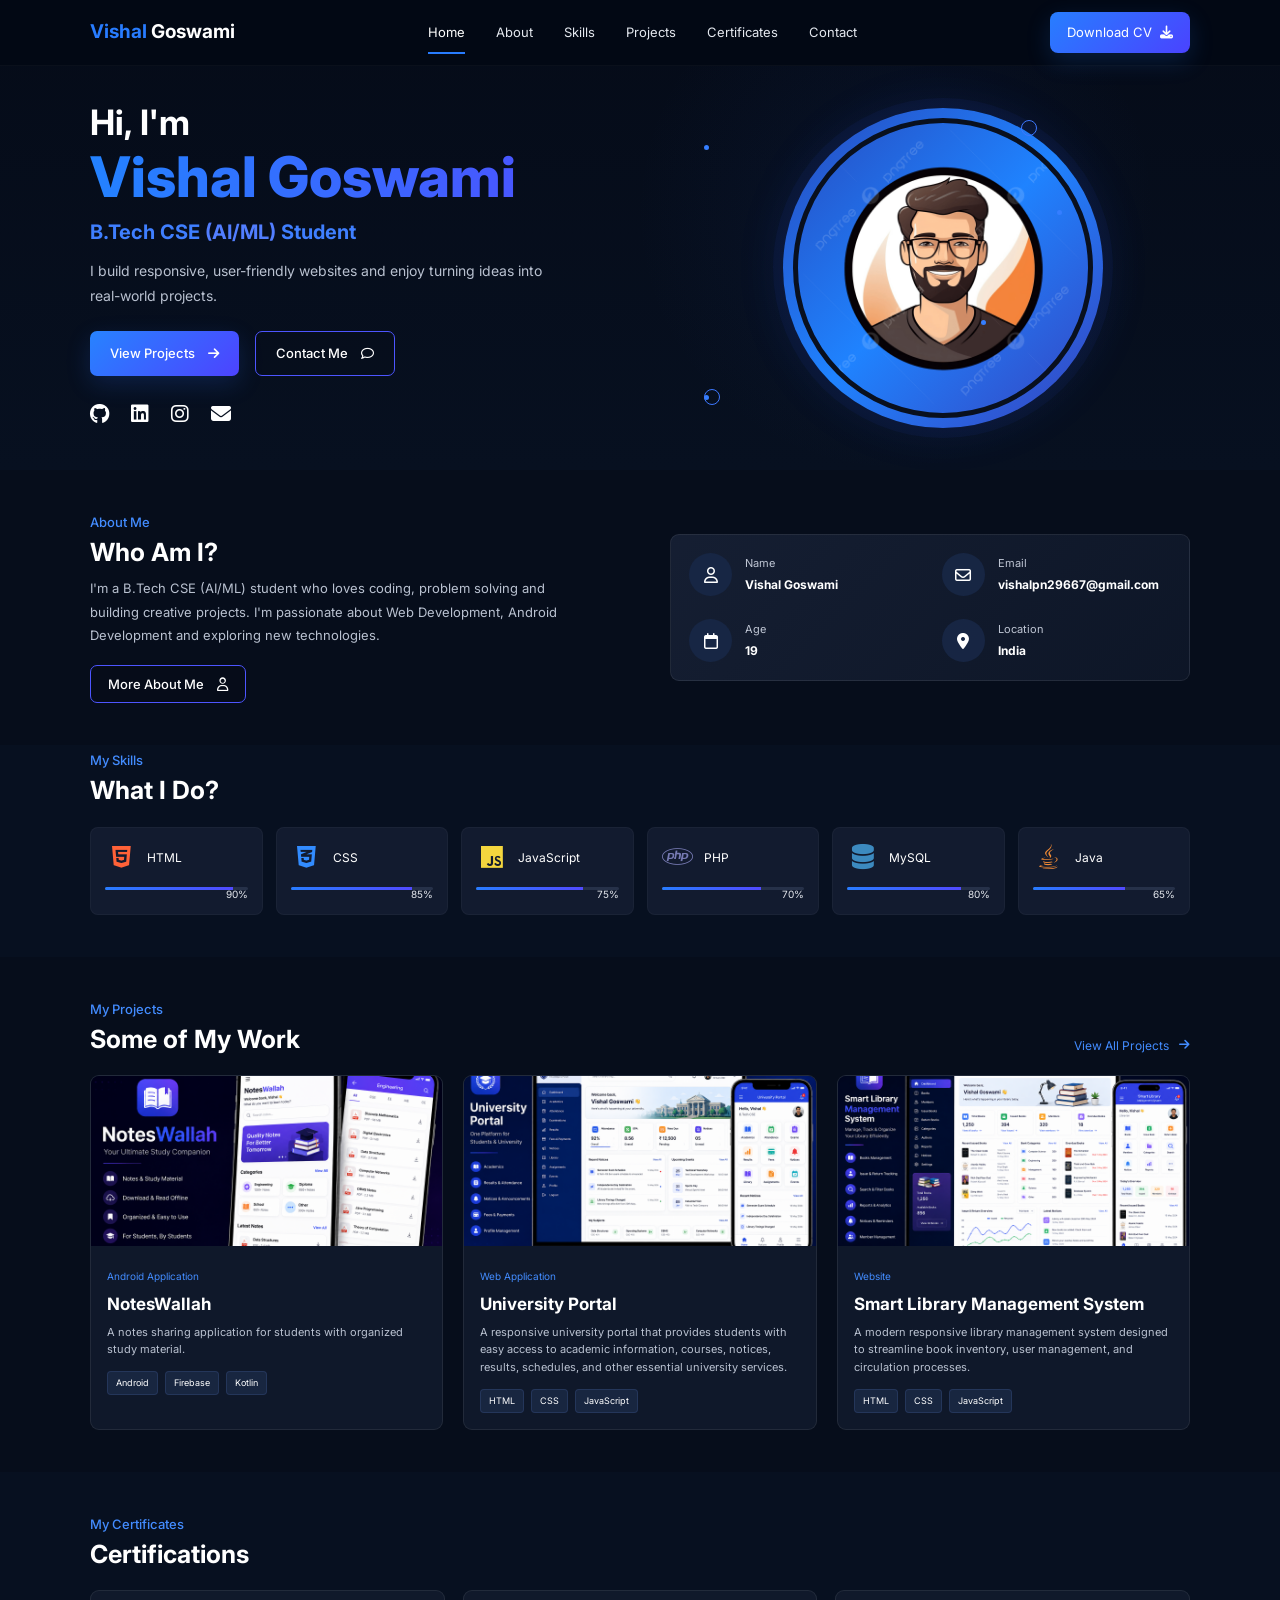
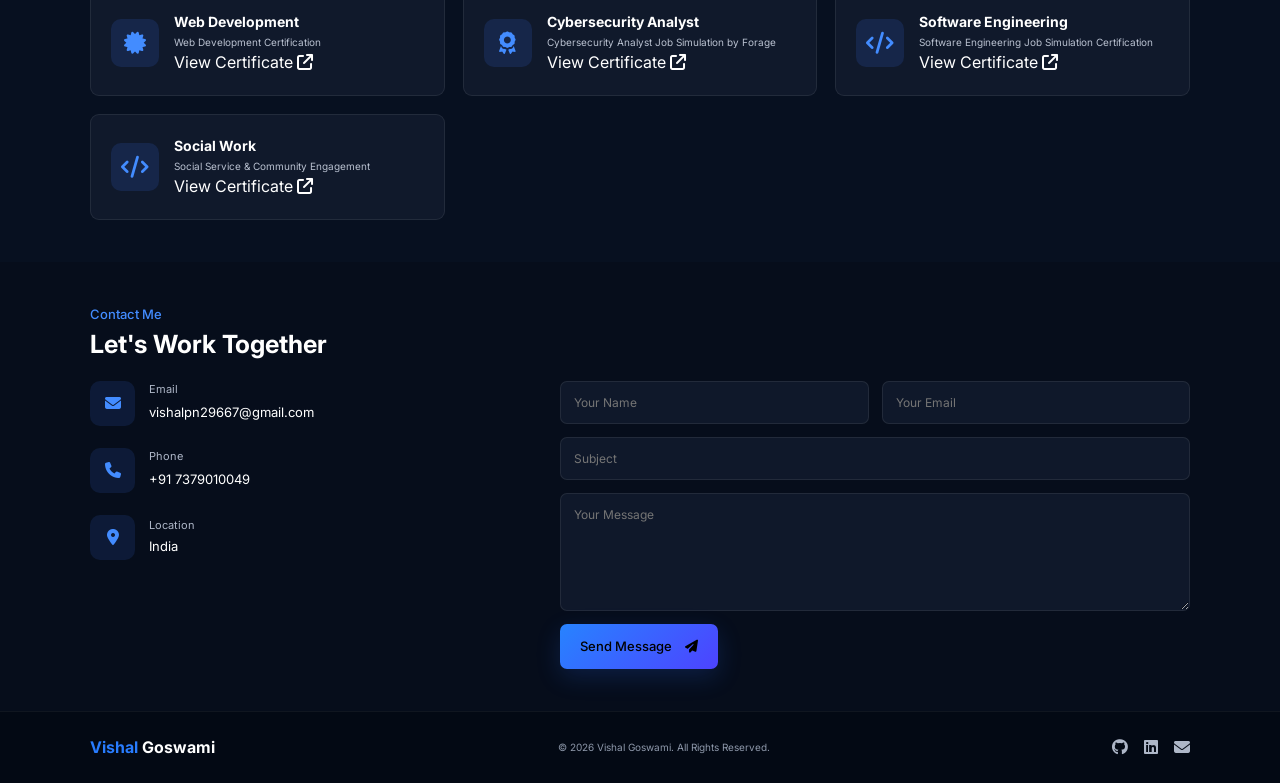
<file: index.html>
<!DOCTYPE html>
<html lang="en">
<head>
    <meta charset="UTF-8">
    <meta name="viewport" content="width=device-width, initial-scale=1.0">

    <title>Vishal Goswami | Portfolio</title>

    <meta name="description"
          content="Vishal Goswami - B.Tech CSE AI/ML Student Portfolio">

    <link rel="stylesheet" href="style.css">

    <!-- Google Font -->
    <link rel="preconnect" href="https://fonts.googleapis.com">
    <link rel="preconnect" href="https://fonts.gstatic.com" crossorigin>
    <link href="https://fonts.googleapis.com/css2?family=Inter:wght@400;500;600;700;800&display=swap"
          rel="stylesheet">

    <!-- Font Awesome -->
    <link rel="stylesheet"
          href="https://cdnjs.cloudflare.com/ajax/libs/font-awesome/6.5.2/css/all.min.css">
</head>

<body>

<!-- ================= NAVBAR ================= -->

<header class="navbar">

    <div class="nav-container">

        <a href="#home" class="logo">
            <span>Vishal</span> Goswami
        </a>

        <nav class="nav-menu" id="navMenu">

            <a href="#home" class="active">Home</a>
            <a href="#about">About</a>
            <a href="#skills">Skills</a>
            <a href="#projects">Projects</a>
            <a href="#certificates">Certificates</a>
            <a href="#contact">Contact</a>

        </nav>

        <a href="assets/Vishal-Goswami-CV.pdf"
           class="cv-btn"
           download>
            Download CV
            <i class="fa-solid fa-download"></i>
        </a>

        <button class="menu-btn" id="menuBtn">
            <i class="fa-solid fa-bars"></i>
        </button>

    </div>

</header>


<!-- ================= HERO ================= -->

<section class="hero" id="home">

    <div class="particles">

        <span class="dot dot1"></span>
        <span class="dot dot2"></span>
        <span class="dot dot3"></span>
        <span class="dot dot4"></span>
        <span class="circle circle1"></span>
        <span class="circle circle2"></span>

    </div>

    <div class="container hero-container">

        <div class="hero-content">

            <p class="hello">Hi, I'm</p>

            <h1>
                Vishal Goswami
            </h1>

            <h2>
                B.Tech CSE <span>(AI/ML)</span> Student
            </h2>

            <p class="hero-text">
                I build responsive, user-friendly websites and enjoy
                turning ideas into real-world projects.
            </p>

            <div class="hero-buttons">

                <a href="#projects" class="primary-btn">
                    View Projects
                    <i class="fa-solid fa-arrow-right"></i>
                </a>

                <a href="#contact" class="outline-btn">
                    Contact Me
                    <i class="fa-regular fa-comment"></i>
                </a>

            </div>

            <div class="social-links">

                <a href="https://github.com/" target="_blank">
                    <i class="fa-brands fa-github"></i>
                </a>

                <a href="https://linkedin.com/" target="_blank">
                    <i class="fa-brands fa-linkedin"></i>
                </a>

                <a href="https://instagram.com/" target="_blank">
                    <i class="fa-brands fa-instagram"></i>
                </a>

                <a href="mailto:yourmail@gmail.com">
                    <i class="fa-solid fa-envelope"></i>
                </a>

            </div>

        </div>


        <div class="hero-image">

            <div class="image-ring">

                <img src="profile.jpg"
                     alt="Vishal Goswami">

            </div>

        </div>

    </div>

</section>


<!-- ================= ABOUT ================= -->

<section class="section" id="about">

    <div class="container">

        <div class="section-grid">

            <div class="about-text">

                <span class="section-label">
                    About Me
                </span>

                <h2>
                    Who Am I?
                </h2>

                <p>
                    I'm a B.Tech CSE (AI/ML) student who loves coding,
                    problem solving and building creative projects.
                    I'm passionate about Web Development, Android
                    Development and exploring new technologies.
                </p>

                <a href="#contact" class="outline-btn small-btn">
                    More About Me
                    <i class="fa-regular fa-user"></i>
                </a>

            </div>


            <div class="info-card">

                <div class="info-item">

                    <div class="info-icon">
                        <i class="fa-regular fa-user"></i>
                    </div>

                    <div>
                        <small>Name</small>
                        <strong>Vishal Goswami</strong>
                    </div>

                </div>


                <div class="info-item">

                    <div class="info-icon">
                        <i class="fa-regular fa-envelope"></i>
                    </div>

                    <div>
                        <small>Email</small>
                        <strong>vishalpn29667@gmail.com</strong>
                    </div>

                </div>


                <div class="info-item">

                    <div class="info-icon">
                        <i class="fa-regular fa-calendar"></i>
                    </div>

                    <div>
                        <small>Age</small>
                        <strong>19</strong>
                    </div>

                </div>


                <div class="info-item">

                    <div class="info-icon">
                        <i class="fa-solid fa-location-dot"></i>
                    </div>

                    <div>
                        <small>Location</small>
                        <strong>India</strong>
                    </div>

                </div>

            </div>

        </div>

    </div>

</section>


<!-- ================= SKILLS ================= -->

<section class="section skills-section" id="skills">

    <div class="container">

        <div class="section-heading">

            <span class="section-label">
                My Skills
            </span>

            <h2>
                What I Do?
            </h2>

        </div>


        <div class="skills-grid">

            <!-- HTML -->

            <div class="skill-card">

                <div class="skill-top">

                    <div class="skill-logo html">
                        <i class="fa-brands fa-html5"></i>
                    </div>

                    <span>HTML</span>

                </div>

                <div class="progress">
                    <span style="width:90%"></span>
                </div>

                <div class="skill-percent">
                    90%
                </div>

            </div>


            <!-- CSS -->

            <div class="skill-card">

                <div class="skill-top">

                    <div class="skill-logo css">
                        <i class="fa-brands fa-css3-alt"></i>
                    </div>

                    <span>CSS</span>

                </div>

                <div class="progress">
                    <span style="width:85%"></span>
                </div>

                <div class="skill-percent">
                    85%
                </div>

            </div>


            <!-- JavaScript -->

            <div class="skill-card">

                <div class="skill-top">

                    <div class="skill-logo js">
                        <i class="fa-brands fa-js"></i>
                    </div>

                    <span>JavaScript</span>

                </div>

                <div class="progress">
                    <span style="width:75%"></span>
                </div>

                <div class="skill-percent">
                    75%
                </div>

            </div>


            <!-- PHP -->

            <div class="skill-card">

                <div class="skill-top">

                    <div class="skill-logo php">
                        <i class="fa-brands fa-php"></i>
                    </div>

                    <span>PHP</span>

                </div>

                <div class="progress">
                    <span style="width:70%"></span>
                </div>

                <div class="skill-percent">
                    70%
                </div>

            </div>


            <!-- MySQL -->

            <div class="skill-card">

                <div class="skill-top">

                    <div class="skill-logo mysql">
                        <i class="fa-solid fa-database"></i>
                    </div>

                    <span>MySQL</span>

                </div>

                <div class="progress">
                    <span style="width:80%"></span>
                </div>

                <div class="skill-percent">
                    80%
                </div>

            </div>


            <!-- Java -->

            <div class="skill-card">

                <div class="skill-top">

                    <div class="skill-logo java">
                        <i class="fa-brands fa-java"></i>
                    </div>

                    <span>Java</span>

                </div>

                <div class="progress">
                    <span style="width:65%"></span>
                </div>

                <div class="skill-percent">
                    65%
                </div>

            </div>

        </div>

    </div>

</section>


<!-- ================= PROJECTS ================= -->

<section class="section" id="projects">

    <div class="container">

        <div class="projects-heading">

            <div>

                <span class="section-label">
                    My Projects
                </span>

                <h2>
                    Some of My Work
                </h2>

            </div>

            <a href="#" class="view-all">
                View All Projects
                <i class="fa-solid fa-arrow-right"></i>
            </a>

        </div>


        <div class="projects-grid">


            <!-- Project 1 -->

            <div class="project-card">

                <div class="project-image">

                    <img src="project1.jpg"
                         alt="NotesWallah Project">

                    <div class="project-overlay">

                        <a href="noteswallah.html" target="_blank">
                            <i class="fa-solid fa-arrow-up-right-from-square"></i>
                        </a>

                    </div>

                </div>

                <div class="project-content">

                    <span class="project-type">
                        Android Application
                    </span>

                    <h3>
                        NotesWallah
                    </h3>

                    <p>
                        A notes sharing application for students
                        with organized study material.
                    </p>

                    <div class="project-tags">

                        <span>Android</span>
                        <span>Firebase</span>
                        <span>Kotlin</span>

                    </div>

                </div>

            </div>


            <!-- Project 2 -->

            <div class="project-card">

                <div class="project-image">

                    <img src="project2.jpg"
                         alt="Weather App">

                    <div class="project-overlay">

                        <a href="#" target="_blank">
                            <i class="fa-solid fa-arrow-up-right-from-square"></i>
                        </a>

                    </div>

                </div>

                <div class="project-content">

                    <span class="project-type">
                        Web Application
                    </span>

                    <h3>
                        University Portal
                    </h3>

                    <p>
                        A responsive university portal that provides students with easy access to academic information, courses, notices, results, schedules, and other essential university services.
                
                    </p>

                    <div class="project-tags">

                        <span>HTML</span>
                        <span>CSS</span>
                        <span>JavaScript</span>

                    </div>

                </div>

            </div>


            <!-- Project 3 -->

            <div class="project-card">

                <div class="project-image">

                    <img src="project3.jpg"
                         alt="Portfolio Website">

                    <div class="project-overlay">

                        <a href="#" target="_blank">
                            <i class="fa-solid fa-arrow-up-right-from-square"></i>
                        </a>

                    </div>

                </div>

                <div class="project-content">

                    <span class="project-type">
                        Website
                    </span>

                    <h3>
                        Smart Library Management System
                    </h3>

                    <p>
                        A modern responsive library management system designed to streamline book inventory, user management, and circulation processes.
                    </p>

                    <div class="project-tags">

                        <span>HTML</span>
                        <span>CSS</span>
                        <span>JavaScript</span>

                    </div>

                </div>

            </div>

        </div>

    </div>

</section>


<!-- ================= CERTIFICATES ================= -->

<!-- ================= CERTIFICATES ================= -->

<section class="section" id="certificates">

    <div class="container">

        <div class="section-heading">

            <span class="section-label">
                My Certificates
            </span>

            <h2>
                Certifications
            </h2>

        </div>


        <div class="certificate-grid">

            <!-- Certificate 1 -->

            <div class="certificate-card">

                <div class="certificate-icon">
                    <i class="fa-solid fa-certificate"></i>
                </div>

                <div>

                    <h3>
                        Web Development
                    </h3>

                    <p>
                        Web Development Certification
                    </p>

                    <a
                        href="infosys.pdf"
                        class="certificate-link"
                        target="_blank"
                        rel="noopener noreferrer"
                    >
                        View Certificate
                        <i class="fa-solid fa-arrow-up-right-from-square"></i>
                    </a>

                </div>

            </div>


            <!-- Certificate 2 -->

            <div class="certificate-card">

                <div class="certificate-icon">
                    <i class="fa-solid fa-award"></i>
                </div>

                <div>

                    <h3>
                        Cybersecurity Analyst
                    </h3>

                    <p>
                        Cybersecurity Analyst Job Simulation by Forage
                    </p>

                    <a
                        href="Tata Cybersecurity.pdf"
                        class="certificate-link"
                        target="_blank"
                        rel="noopener noreferrer"
                    >
                        View Certificate
                        <i class="fa-solid fa-arrow-up-right-from-square"></i>
                    </a>

                </div>

            </div>


            <!-- Certificate 3 -->

            <div class="certificate-card">

                <div class="certificate-icon">
                    <i class="fa-solid fa-code"></i>
                </div>

                <div>

                    <h3>
                        Software Engineering
                    </h3>

                    <p>
                        Software Engineering Job Simulation Certification
                    </p>

                    <a
                        href="JP Morgan.pdf"
                        class="certificate-link"
                        target="_blank"
                        rel="noopener noreferrer"
                    >
                        View Certificate
                        <i class="fa-solid fa-arrow-up-right-from-square"></i>
                    </a>

                </div>

            </div>
         <!-- Certificate 4 -->

            <div class="certificate-card">

                <div class="certificate-icon">
                    <i class="fa-solid fa-code"></i>
                </div>

                <div>

                    <h3>
                        Social Work
                    </h3>

                    <p>
                        Social Service & Community Engagement
                    </p>

                    <a
                        href="internshala.pdf"
                        class="certificate-link"
                        target="_blank"
                        rel="noopener noreferrer"
                    >
                        View Certificate
                        <i class="fa-solid fa-arrow-up-right-from-square"></i>
                    </a>

                </div>

            </div>

           

        </div>

    </div>

</section>

<!-- ================= CONTACT ================= -->

<section class="section contact-section" id="contact">

    <div class="container">

        <div class="section-heading">

            <span class="section-label">
                Contact Me
            </span>

            <h2>
                Let's Work Together
            </h2>

        </div>


        <div class="contact-grid">

            <div class="contact-info">

                <div class="contact-item">

                    <div class="contact-icon">
                        <i class="fa-solid fa-envelope"></i>
                    </div>

                    <div>
                        <span>Email</span>
                        <a href="mailto:vishalpn29667@gmail.com">
                            vishalpn29667@gmail.com
                        </a>
                    </div>

                </div>


                <div class="contact-item">

                    <div class="contact-icon">
                        <i class="fa-solid fa-phone"></i>
                    </div>

                    <div>
                        <span>Phone</span>
                        <a href="tel:+910000000000">
                            +91 7379010049
                        </a>
                    </div>

                </div>


                <div class="contact-item">

                    <div class="contact-icon">
                        <i class="fa-solid fa-location-dot"></i>
                    </div>

                    <div>
                        <span>Location</span>
                        <p>India</p>
                    </div>

                </div>

            </div>


            <form class="contact-form" id="contactForm">

                <div class="input-row">

                    <input type="text"
                           id="name"
                           placeholder="Your Name"
                           required>

                    <input type="email"
                           id="email"
                           placeholder="Your Email"
                           required>

                </div>

                <input type="text"
                       id="subject"
                       placeholder="Subject"
                       required>

                <textarea id="message"
                          rows="6"
                          placeholder="Your Message"
                          required></textarea>

                <button type="submit" class="primary-btn">
                    Send Message
                    <i class="fa-solid fa-paper-plane"></i>
                </button>

            </form>

        </div>

    </div>

</section>


<!-- ================= FOOTER ================= -->

<footer>

    <div class="container footer-container">

        <div class="footer-logo">
            <span>Vishal</span> Goswami
        </div>

        <p>
            © <span id="year"></span> Vishal Goswami.
            All Rights Reserved.
        </p>

        <div class="footer-social">

            <a href="https://github.com/" target="_blank">
                <i class="fa-brands fa-github"></i>
            </a>

            <a href="https://linkedin.com/" target="_blank">
                <i class="fa-brands fa-linkedin"></i>
            </a>

            <a href="mailto:yourmail@gmail.com">
                <i class="fa-solid fa-envelope"></i>
            </a>

        </div>

    </div>

</footer>


<!-- ================= BACK TO TOP ================= -->

<button id="topBtn" class="top-btn">
    <i class="fa-solid fa-arrow-up"></i>
</button>


<script src="script.js"></script>

</body>
</html>
</file>
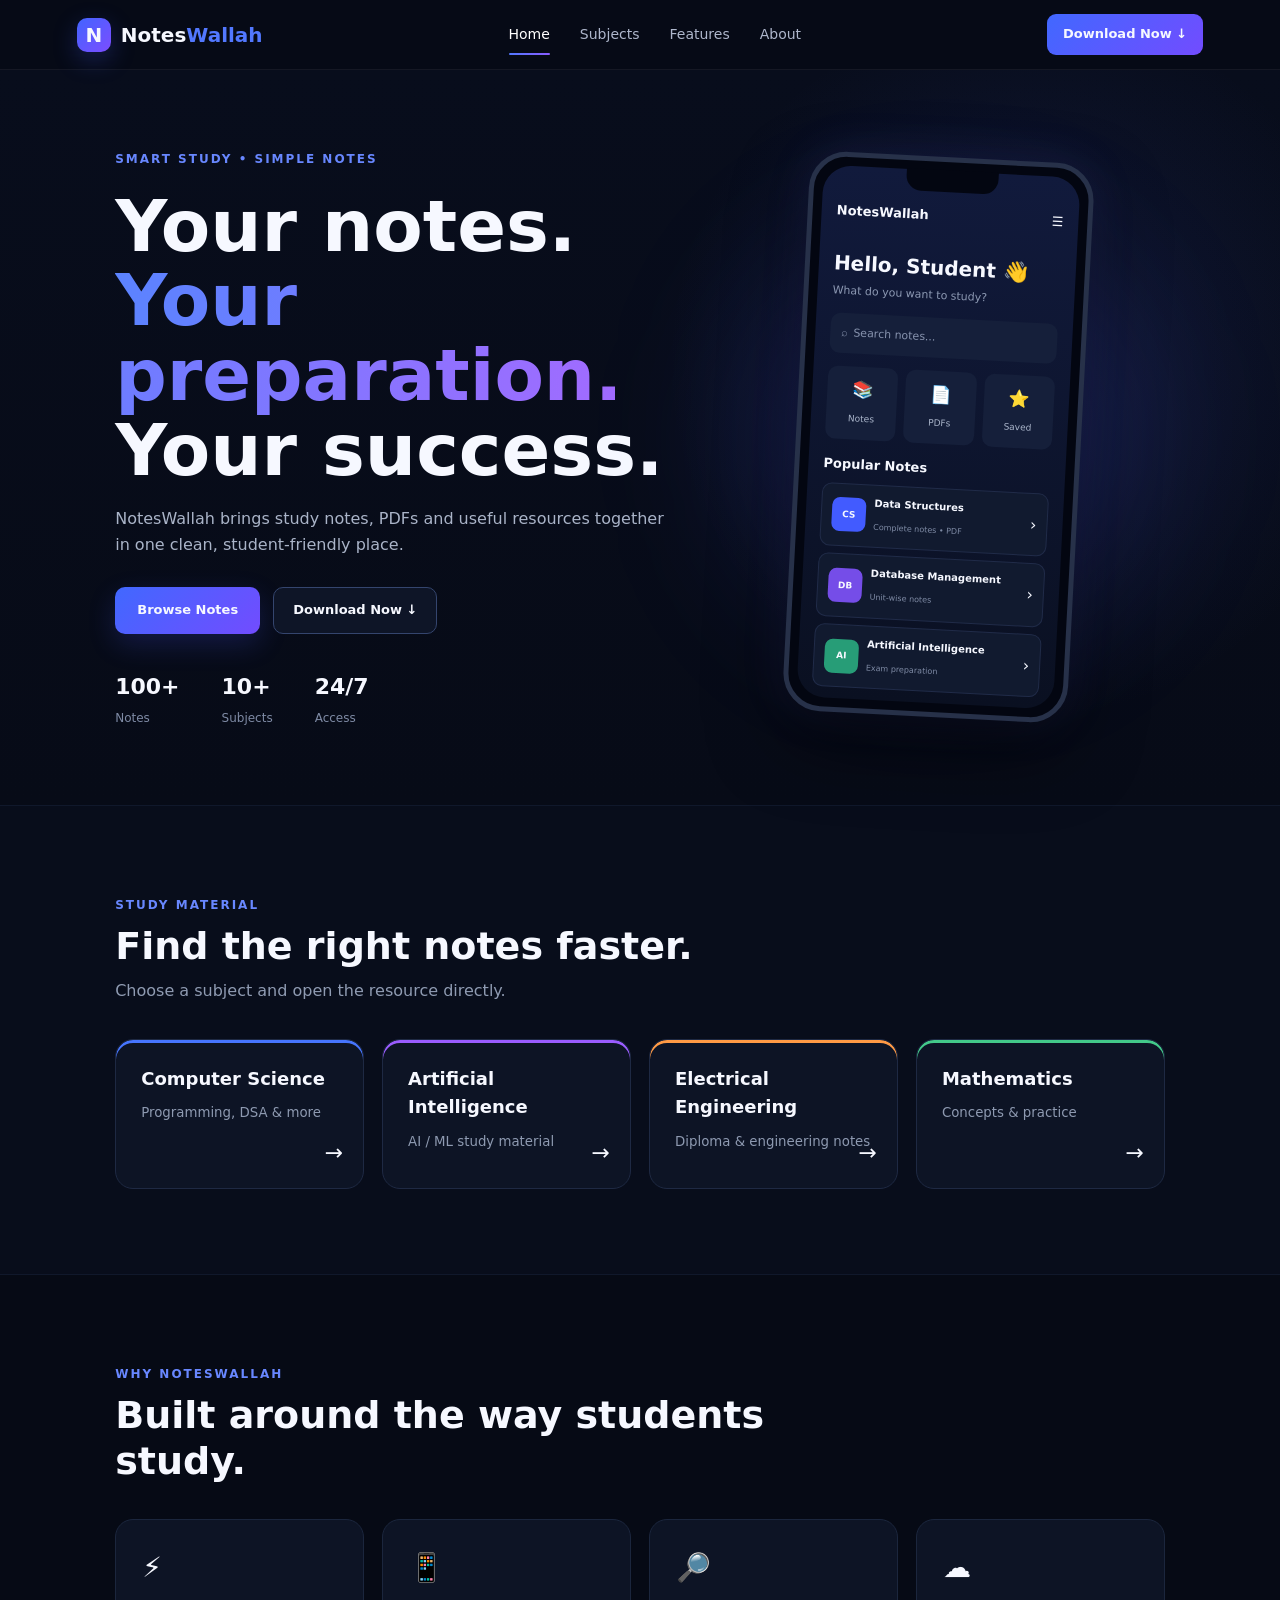
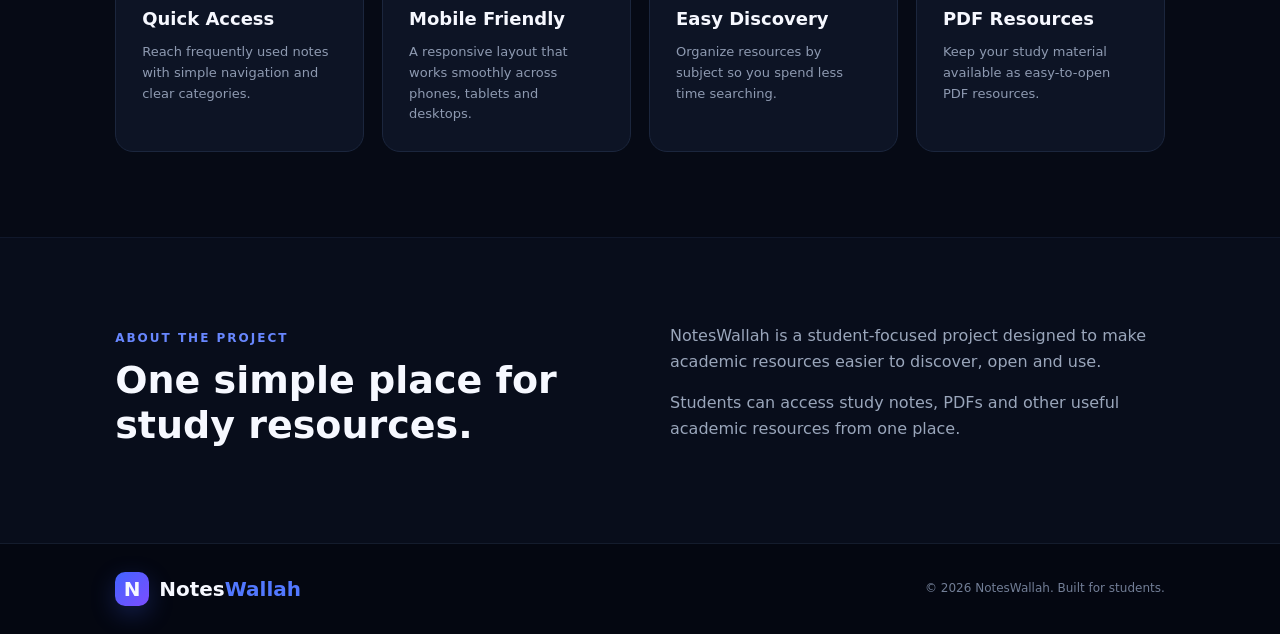
<file: noteswallah.html>
<!DOCTYPE html>
<html lang="en">

<head>

    <meta charset="UTF-8">

    <meta
        name="viewport"
        content="width=device-width, initial-scale=1.0"
    >

    <meta
        name="theme-color"
        content="#070b17"
    >

    <meta
        name="description"
        content="NotesWallah - Student Notes and Study Resources"
    >

    <title>
        NotesWallah | Student Notes Hub
    </title>


    <!-- CSS -->

    <link
        rel="stylesheet"
        href="noteswallah.css"
    >

</head>


<body>


    <!-- ================= HEADER ================= -->

    <header class="topbar">


        <!-- LOGO -->

        <div class="brand">

            <span class="brand-mark">
                N
            </span>

            <span>
                Notes<span>Wallah</span>
            </span>

        </div>



        <!-- NAVIGATION -->

        <nav
            class="navbar"
            id="navbar"
        >

            <a
                href="#home"
                class="nav-link active"
            >
                Home
            </a>


            <a
                href="#subjects"
                class="nav-link"
            >
                Subjects
            </a>


            <a
                href="#features"
                class="nav-link"
            >
                Features
            </a>


            <a
                href="#about"
                class="nav-link"
            >
                About
            </a>

        </nav>



        <!-- DOWNLOAD APK BUTTON -->

        <a
            href="https://github.com/vishalse7488-netizen/vishalgoswami.github.io/releases/download/v1.0.0/NotesWallah.apk"
            class="download-btn"
            
        >
            Download Now ↓
        </a>



        <!-- MOBILE MENU -->

        <button
            class="menu-btn"
            id="menuBtn"
            aria-label="Open menu"
        >
            ☰
        </button>


    </header>



    <!-- ================= MAIN ================= -->

    <main>


        <!-- ================= HERO ================= -->

        <section
            class="hero"
            id="home"
        >


            <div class="hero-content">


                <span class="eyebrow">
                    SMART STUDY • SIMPLE NOTES
                </span>


                <h1>

                    Your notes.<br>

                    <strong>
                        Your preparation.
                    </strong><br>

                    Your success.

                </h1>


                <p class="hero-description">

                    NotesWallah brings study notes,
                    PDFs and useful resources together
                    in one clean, student-friendly place.

                </p>



                <!-- HERO BUTTONS -->

                <div class="hero-buttons">


                    <a
                        href="#subjects"
                        class="btn primary-btn"
                    >
                        Browse Notes
                    </a>


                    <a
                        href="https://github.com/vishalse7488-netizen/vishalgoswami.github.io/releases/download/v1.0.0/NotesWallah.apk"
                        class="btn secondary-btn"
                        download="NotesWallah.apk"
                    >
                        Download Now
                        ↓
                    </a>


                </div>



                <!-- STATS -->

                <div class="stats">


                    <div class="stat">

                        <strong>
                            100+
                        </strong>

                        <span>
                            Notes
                        </span>

                    </div>


                    <div class="stat">

                        <strong>
                            10+
                        </strong>

                        <span>
                            Subjects
                        </span>

                    </div>


                    <div class="stat">

                        <strong>
                            24/7
                        </strong>

                        <span>
                            Access
                        </span>

                    </div>


                </div>


            </div>



            <!-- ================= PHONE ================= -->

            <div class="hero-visual">


                <div class="glow"></div>


                <div class="phone">


                    <div class="phone-notch"></div>


                    <div class="phone-screen">


                        <div class="app-header">

                            <strong>
                                NotesWallah
                            </strong>

                            <span>
                                ☰
                            </span>

                        </div>



                        <div class="welcome">

                            <strong>
                                Hello, Student 👋
                            </strong>

                            <small>
                                What do you want to study?
                            </small>

                        </div>



                        <div class="search-box">

                            <span>
                                ⌕
                            </span>

                            <span>
                                Search notes...
                            </span>

                        </div>



                        <div class="quick-actions">


                            <div class="quick-card">

                                <span>
                                    📚
                                </span>

                                <small>
                                    Notes
                                </small>

                            </div>



                            <div class="quick-card">

                                <span>
                                    📄
                                </span>

                                <small>
                                    PDFs
                                </small>

                            </div>



                            <div class="quick-card">

                                <span>
                                    ⭐
                                </span>

                                <small>
                                    Saved
                                </small>

                            </div>


                        </div>



                        <h3 class="popular-title">
                            Popular Notes
                        </h3>



                        <div class="mobile-note-card">


                            <div class="note-icon">
                                CS
                            </div>


                            <div class="note-info">

                                <strong>
                                    Data Structures
                                </strong>

                                <small>
                                    Complete notes • PDF
                                </small>

                            </div>


                            <span>
                                ›
                            </span>


                        </div>



                        <div class="mobile-note-card">


                            <div class="note-icon purple">
                                DB
                            </div>


                            <div class="note-info">

                                <strong>
                                    Database Management
                                </strong>

                                <small>
                                    Unit-wise notes
                                </small>

                            </div>


                            <span>
                                ›
                            </span>


                        </div>



                        <div class="mobile-note-card">


                            <div class="note-icon green">
                                AI
                            </div>


                            <div class="note-info">

                                <strong>
                                    Artificial Intelligence
                                </strong>

                                <small>
                                    Exam preparation
                                </small>

                            </div>


                            <span>
                                ›
                            </span>


                        </div>


                    </div>


                </div>


            </div>


        </section>



        <!-- ================= SUBJECTS ================= -->

        <section
            class="section"
            id="subjects"
        >


            <div class="section-heading">


                <span>
                    STUDY MATERIAL
                </span>


                <h2>
                    Find the right notes faster.
                </h2>


                <p>
                    Choose a subject and open
                    the resource directly.
                </p>


            </div>



            <div class="subject-grid">


                <a
                    class="subject-card blue"
                    href="https://github.com/"
                    target="_blank"
                    rel="noopener"
                >

                    <div class="subject-content">

                        <strong>
                            Computer Science
                        </strong>

                        <small>
                            Programming, DSA & more
                        </small>

                    </div>

                    <span class="arrow">
                        →
                    </span>

                </a>



                <a
                    class="subject-card purple"
                    href="https://github.com/"
                    target="_blank"
                    rel="noopener"
                >

                    <div class="subject-content">

                        <strong>
                            Artificial Intelligence
                        </strong>

                        <small>
                            AI / ML study material
                        </small>

                    </div>

                    <span class="arrow">
                        →
                    </span>

                </a>



                <a
                    class="subject-card orange"
                    href="https://github.com/"
                    target="_blank"
                    rel="noopener"
                >

                    <div class="subject-content">

                        <strong>
                            Electrical Engineering
                        </strong>

                        <small>
                            Diploma & engineering notes
                        </small>

                    </div>

                    <span class="arrow">
                        →
                    </span>

                </a>



                <a
                    class="subject-card green"
                    href="https://github.com/"
                    target="_blank"
                    rel="noopener"
                >

                    <div class="subject-content">

                        <strong>
                            Mathematics
                        </strong>

                        <small>
                            Concepts & practice
                        </small>

                    </div>

                    <span class="arrow">
                        →
                    </span>

                </a>


            </div>


        </section>



        <!-- ================= FEATURES ================= -->

        <section
            class="section feature-section"
            id="features"
        >


            <div class="section-heading">

                <span>
                    WHY NOTESWALLAH
                </span>

                <h2>
                    Built around the way students study.
                </h2>

            </div>



            <div class="feature-grid">


                <article class="feature-card">

                    <div class="feature-icon">
                        ⚡
                    </div>

                    <h3>
                        Quick Access
                    </h3>

                    <p>
                        Reach frequently used notes with
                        simple navigation and clear categories.
                    </p>

                </article>



                <article class="feature-card">

                    <div class="feature-icon">
                        📱
                    </div>

                    <h3>
                        Mobile Friendly
                    </h3>

                    <p>
                        A responsive layout that works
                        smoothly across phones, tablets
                        and desktops.
                    </p>

                </article>



                <article class="feature-card">

                    <div class="feature-icon">
                        🔎
                    </div>

                    <h3>
                        Easy Discovery
                    </h3>

                    <p>
                        Organize resources by subject so
                        you spend less time searching.
                    </p>

                </article>



                <article class="feature-card">

                    <div class="feature-icon">
                        ☁️
                    </div>

                    <h3>
                        PDF Resources
                    </h3>

                    <p>
                        Keep your study material available
                        as easy-to-open PDF resources.
                    </p>

                </article>


            </div>


        </section>



        <!-- ================= ABOUT ================= -->

        <section
            class="section about-section"
            id="about"
        >


            <div class="about-heading">

                <span>
                    ABOUT THE PROJECT
                </span>

                <h2>
                    One simple place for study resources.
                </h2>

            </div>



            <div class="about-text">

                <p>

                    NotesWallah is a student-focused
                    project designed to make academic
                    resources easier to discover,
                    open and use.

                </p>


                <p>

                    Students can access study notes,
                    PDFs and other useful academic
                    resources from one place.

                </p>


            </div>


        </section>


    </main>



    <!-- ================= FOOTER ================= -->

    <footer>


        <div class="footer-brand">

            <span class="brand-mark">
                N
            </span>


            <span>
                Notes<span>Wallah</span>
            </span>

        </div>



        <p>

            ©
            <span id="year"></span>
            NotesWallah.
            Built for students.

        </p>


    </footer>



    <!-- ================= JAVASCRIPT ================= -->

    <script src="noteswallah.js"></script>


</body>

</html>
</file>
<file: style.css>
/* ================= RESET ================= */

* {
    margin: 0;
    padding: 0;
    box-sizing: border-box;
}

html {
    scroll-behavior: smooth;
}

body {
    font-family: "Inter", sans-serif;
    background: #050b18;
    color: #ffffff;
    line-height: 1.6;
    overflow-x: hidden;
}

a {
    text-decoration: none;
    color: inherit;
}

img {
    display: block;
    max-width: 100%;
}

button,
input,
textarea {
    font-family: inherit;
}


/* ================= VARIABLES ================= */

:root {
    --bg: #050b18;
    --bg2: #081122;
    --card: rgba(24, 34, 55, 0.65);
    --blue: #287cff;
    --blue2: #4c46ff;
    --text: #ffffff;
    --muted: #b9c1d0;
    --border: rgba(255, 255, 255, 0.08);
}


/* ================= CONTAINER ================= */

.container {
    width: min(1100px, 90%);
    margin: auto;
}


/* ================= NAVBAR ================= */

.navbar {
    height: 66px;
    background: rgba(3, 9, 21, 0.94);
    border-bottom: 1px solid rgba(255, 255, 255, 0.03);
    position: fixed;
    top: 0;
    left: 0;
    width: 100%;
    z-index: 1000;
    backdrop-filter: blur(15px);
}

.nav-container {
    width: min(1100px, 90%);
    height: 100%;
    margin: auto;

    display: flex;
    align-items: center;
    justify-content: space-between;
    gap: 25px;
}

.logo {
    font-size: 19px;
    font-weight: 700;
    white-space: nowrap;
}

.logo span,
.footer-logo span {
    color: var(--blue);
}

.nav-menu {
    display: flex;
    align-items: center;
    gap: 31px;
}

.nav-menu a {
    font-size: 13px;
    color: #e4e8ef;
    position: relative;
    padding: 24px 0;
    transition: 0.3s;
}

.nav-menu a:hover,
.nav-menu a.active {
    color: #fff;
}

.nav-menu a.active::after {
    content: "";
    position: absolute;
    height: 2px;
    width: 100%;
    bottom: 13px;
    left: 0;
    background: var(--blue);
}

.cv-btn {
    background: linear-gradient(
        135deg,
        #277eff,
        #4a43ff
    );

    padding: 10px 17px;
    border-radius: 8px;

    font-size: 13px;
    display: flex;
    align-items: center;
    gap: 8px;

    box-shadow: 0 8px 25px rgba(39, 126, 255, 0.18);
    transition: 0.3s;
}

.cv-btn:hover {
    transform: translateY(-2px);
}

.menu-btn {
    display: none;
    border: 0;
    background: transparent;
    color: white;
    font-size: 22px;
    cursor: pointer;
}


/* ================= HERO ================= */

.hero {
    min-height: 470px;
    padding-top: 66px;

    position: relative;
    overflow: hidden;

    background:
        radial-gradient(
            circle at 70% 45%,
            rgba(36, 80, 180, 0.09),
            transparent 28%
        ),
        linear-gradient(
            180deg,
            #050b18,
            #071020
        );
}

.hero-container {
    min-height: 404px;

    display: grid;
    grid-template-columns: 1.1fr 0.9fr;

    align-items: center;
}

.hero-content {
    padding-bottom: 12px;
}

.hello {
    font-size: 35px;
    font-weight: 700;
    margin-bottom: -3px;
}

.hero h1 {
    font-size: clamp(43px, 5vw, 56px);
    line-height: 1.1;

    font-weight: 800;

    background: linear-gradient(
        90deg,
        #2382ff,
        #5745ff
    );

    -webkit-background-clip: text;
    -webkit-text-fill-color: transparent;
}

.hero h2 {
    color: #3f7fff;
    font-size: 20px;
    margin-top: 7px;
}

.hero h2 span {
    color: #527eff;
}

.hero-text {
    color: var(--muted);
    max-width: 470px;
    font-size: 14px;
    margin-top: 10px;
    line-height: 1.8;
}

.hero-buttons {
    display: flex;
    gap: 16px;
    margin-top: 23px;
}

.primary-btn,
.outline-btn {
    min-height: 45px;
    padding: 0 20px;

    display: inline-flex;
    align-items: center;
    justify-content: center;
    gap: 13px;

    border-radius: 7px;

    font-size: 13px;
    font-weight: 500;

    transition: 0.3s;
}

.primary-btn {
    background: linear-gradient(
        135deg,
        #2783ff,
        #4d43ff
    );

    box-shadow:
        0 8px 25px rgba(43, 109, 255, 0.18);
}

.primary-btn:hover {
    transform: translateY(-3px);
}

.outline-btn {
    border: 1px solid #4d55ff;
    background: rgba(0, 0, 0, 0.08);
}

.outline-btn:hover {
    background: rgba(64, 76, 255, 0.12);
}

.small-btn {
    margin-top: 18px;
    min-height: 38px;
    padding: 0 17px;
}

.social-links {
    display: flex;
    gap: 22px;
    margin-top: 22px;
}

.social-links a {
    font-size: 20px;
    transition: 0.3s;
}

.social-links a:hover {
    color: var(--blue);
    transform: translateY(-3px);
}


/* ================= HERO IMAGE ================= */

.hero-image {
    display: flex;
    justify-content: center;
    align-items: center;
}

.image-ring {
    width: 320px;
    height: 320px;

    border-radius: 50%;
    padding: 10px;

    background: linear-gradient(
        135deg,
        #2749bd,
        #1f83ff,
        #3740bc
    );

    box-shadow:
        0 0 0 10px rgba(45, 73, 190, 0.08),
        0 0 50px rgba(42, 92, 255, 0.12);
}

.image-ring img {
    width: 100%;
    height: 100%;

    object-fit: cover;

    border-radius: 50%;
    border: 5px solid #09101e;
}


/* ================= PARTICLES ================= */

.particles span {
    position: absolute;
    pointer-events: none;
}

.dot {
    width: 5px;
    height: 5px;
    background: #357eff;
    border-radius: 50%;
}

.dot1 {
    top: 145px;
    left: 55%;
}

.dot2 {
    top: 210px;
    right: 17%;
}

.dot3 {
    bottom: 70px;
    left: 55%;
}

.dot4 {
    top: 320px;
    right: 23%;
}

.circle {
    width: 16px;
    height: 16px;
    border: 1px solid #3d78ff;
    border-radius: 50%;
}

.circle1 {
    top: 120px;
    right: 19%;
}

.circle2 {
    bottom: 65px;
    left: 55%;
}


/* ================= SECTIONS ================= */

.section {
    padding: 42px 0;
    background: #071020;
}

.section:nth-of-type(even) {
    background: #060d1b;
}

.section-label {
    display: block;
    color: #438cff;
    font-size: 13px;
    font-weight: 500;
    margin-bottom: 3px;
}

.section h2 {
    font-size: 25px;
    line-height: 1.3;
}


/* ================= ABOUT ================= */

.section-grid {
    display: grid;
    grid-template-columns: 1fr 1fr;
    gap: 60px;
    align-items: center;
}

.about-text p {
    color: var(--muted);
    font-size: 13px;
    line-height: 1.8;
    max-width: 500px;
    margin-top: 9px;
}

.info-card {
    background: linear-gradient(
        135deg,
        rgba(28, 38, 60, 0.72),
        rgba(17, 26, 44, 0.72)
    );

    border: 1px solid var(--border);
    border-radius: 9px;

    padding: 18px;

    display: grid;
    grid-template-columns: 1fr 1fr;
    gap: 23px;
}

.info-item {
    display: flex;
    align-items: center;
    gap: 13px;
}

.info-icon {
    min-width: 43px;
    height: 43px;

    border-radius: 50%;

    background: rgba(24, 39, 70, 0.9);

    display: flex;
    align-items: center;
    justify-content: center;

    color: white;
}

.info-item small {
    display: block;
    color: #bfc6d4;
    font-size: 11px;
}

.info-item strong {
    display: block;
    font-size: 12px;
    margin-top: 2px;
}


/* ================= SKILLS ================= */

.skills-section {
    padding-top: 5px;
}

.section-heading {
    margin-bottom: 20px;
}

.skills-grid {
    display: grid;
    grid-template-columns: repeat(6, 1fr);
    gap: 13px;
}

.skill-card {
    position: relative;

    padding: 14px;

    min-height: 88px;

    background: rgba(25, 35, 56, 0.65);

    border: 1px solid rgba(255,255,255,0.035);

    border-radius: 8px;

    transition: 0.3s;
}

.skill-card:hover {
    transform: translateY(-5px);
    border-color: rgba(60, 117, 255, 0.3);
}

.skill-top {
    display: flex;
    align-items: center;
    gap: 10px;
}

.skill-top > span {
    font-size: 12px;
}

.skill-logo {
    width: 32px;
    height: 32px;

    display: flex;
    align-items: center;
    justify-content: center;

    font-size: 25px;
}

.html {
    color: #ff6238;
}

.css {
    color: #328cff;
}

.js {
    color: #f4d63e;
}

.php {
    color: #777bb4;
}

.mysql {
    color: #3c8abf;
}

.java {
    color: #f28b35;
}

.progress {
    height: 3px;
    background: #263149;
    border-radius: 10px;
    margin-top: 13px;
    overflow: hidden;
}

.progress span {
    display: block;
    height: 100%;

    background: linear-gradient(
        90deg,
        #287cff,
        #514aff
    );
}

.skill-percent {
    position: absolute;
    right: 14px;
    bottom: 12px;

    color: #e6e9ef;
    font-size: 10px;
}


/* ================= PROJECTS ================= */

.projects-heading {
    display: flex;
    justify-content: space-between;
    align-items: flex-end;

    margin-bottom: 20px;
}

.view-all {
    color: #438cff;
    font-size: 12px;

    display: flex;
    align-items: center;
    gap: 10px;
}

.projects-grid {
    display: grid;
    grid-template-columns: repeat(3, 1fr);
    gap: 20px;
}

.project-card {
    background: rgba(20, 30, 49, 0.7);
    border: 1px solid var(--border);

    border-radius: 9px;
    overflow: hidden;

    transition: 0.3s;
}

.project-card:hover {
    transform: translateY(-5px);
    border-color: rgba(63, 122, 255, 0.35);
}

.project-image {
    height: 170px;
    position: relative;
    overflow: hidden;
}

.project-image img {
    width: 100%;
    height: 100%;
    object-fit: cover;

    transition: 0.4s;
}

.project-card:hover .project-image img {
    transform: scale(1.06);
}

.project-overlay {
    position: absolute;

    inset: 0;

    background: rgba(5, 11, 24, 0.65);

    display: flex;
    align-items: center;
    justify-content: center;

    opacity: 0;

    transition: 0.3s;
}

.project-card:hover .project-overlay {
    opacity: 1;
}

.project-overlay a {
    width: 42px;
    height: 42px;

    background: #347dff;

    border-radius: 50%;

    display: flex;
    align-items: center;
    justify-content: center;
}

.project-content {
    padding: 16px;
}

.project-type {
    color: #438cff;
    font-size: 10px;
}

.project-content h3 {
    font-size: 17px;
    margin-top: 3px;
}

.project-content p {
    color: var(--muted);
    font-size: 11px;
    line-height: 1.6;
    margin-top: 6px;
}

.project-tags {
    display: flex;
    gap: 7px;
    flex-wrap: wrap;
    margin-top: 12px;
}

.project-tags span {
    background: rgba(54, 79, 130, 0.25);
    border: 1px solid rgba(72, 104, 166, 0.25);

    padding: 4px 8px;

    border-radius: 4px;

    font-size: 9px;
}


/* ================= CERTIFICATES ================= */

.certificate-grid {
    display: grid;
    grid-template-columns: repeat(3, 1fr);
    gap: 18px;
}

.certificate-card {
    background: rgba(20, 30, 49, 0.7);
    border: 1px solid var(--border);

    padding: 20px;

    border-radius: 9px;

    display: flex;
    align-items: center;
    gap: 15px;

    transition: 0.3s;
}

.certificate-card:hover {
    transform: translateY(-4px);
    border-color: rgba(63, 122, 255, 0.35);
}

.certificate-icon {
    width: 48px;
    height: 48px;

    border-radius: 10px;

    background: rgba(47, 91, 194, 0.2);

    color: #438cff;

    display: flex;
    align-items: center;
    justify-content: center;

    font-size: 22px;
}

.certificate-card h3 {
    font-size: 14px;
}

.certificate-card p {
    color: var(--muted);
    font-size: 10px;
}


/* ================= CONTACT ================= */

.contact-grid {
    display: grid;
    grid-template-columns: 0.8fr 1.2fr;
    gap: 50px;
}

.contact-info {
    display: flex;
    flex-direction: column;
    gap: 22px;
}

.contact-item {
    display: flex;
    align-items: center;
    gap: 14px;
}

.contact-icon {
    width: 45px;
    height: 45px;

    border-radius: 10px;

    background: rgba(43, 80, 164, 0.2);

    color: #438cff;

    display: flex;
    align-items: center;
    justify-content: center;
}

.contact-item span {
    color: #aeb7c8;
    display: block;
    font-size: 11px;
}

.contact-item a,
.contact-item p {
    font-size: 13px;
    margin-top: 2px;
}

.contact-item a:hover {
    color: #438cff;
}

.contact-form {
    display: flex;
    flex-direction: column;
    gap: 13px;
}

.input-row {
    display: grid;
    grid-template-columns: 1fr 1fr;
    gap: 13px;
}

.contact-form input,
.contact-form textarea {
    width: 100%;

    background: rgba(20, 30, 49, 0.7);

    border: 1px solid rgba(255,255,255,0.08);

    color: white;

    padding: 13px;

    border-radius: 7px;

    outline: none;

    font-size: 12px;

    resize: vertical;
}

.contact-form input:focus,
.contact-form textarea:focus {
    border-color: #3e76ff;
}

.contact-form button {
    border: 0;
    cursor: pointer;
    width: fit-content;
}


/* ================= FOOTER ================= */

footer {
    background: #030914;
    border-top: 1px solid rgba(255,255,255,0.05);
    padding: 23px 0;
}

.footer-container {
    display: flex;
    align-items: center;
    justify-content: space-between;
    gap: 20px;
}

.footer-logo {
    font-weight: 700;
}

.footer-container p {
    color: #8e98aa;
    font-size: 10px;
}

.footer-social {
    display: flex;
    gap: 16px;
}

.footer-social a {
    color: #aeb7c8;
    transition: 0.3s;
}

.footer-social a:hover {
    color: #438cff;
}


/* ================= TOP BUTTON ================= */

.top-btn {
    position: fixed;

    right: 25px;
    bottom: 25px;

    width: 40px;
    height: 40px;

    border: 0;
    border-radius: 50%;

    background: linear-gradient(
        135deg,
        #287cff,
        #4c46ff
    );

    color: white;

    cursor: pointer;

    opacity: 0;
    visibility: hidden;

    transition: 0.3s;

    z-index: 500;
}

.top-btn.show {
    opacity: 1;
    visibility: visible;
}


/* ================= RESPONSIVE ================= */

@media (max-width: 1000px) {

    .nav-menu {
        gap: 18px;
    }

    .skills-grid {
        grid-template-columns: repeat(3, 1fr);
    }

    .hero-container {
        grid-template-columns: 1fr 0.8fr;
    }

    .image-ring {
        width: 280px;
        height: 280px;
    }
}


@media (max-width: 800px) {

    .navbar {
        height: 62px;
    }

    .nav-container {
        width: 92%;
    }

    .nav-menu {
        position: absolute;

        top: 62px;
        left: 0;

        width: 100%;

        background: #071020;

        flex-direction: column;

        gap: 0;

        max-height: 0;
        overflow: hidden;

        transition: max-height 0.3s;
    }

    .nav-menu.show {
        max-height: 400px;
        border-bottom: 1px solid var(--border);
    }

    .nav-menu a {
        width: 100%;
        text-align: center;
        padding: 15px;
    }

    .nav-menu a.active::after {
        display: none;
    }

    .cv-btn {
        margin-left: auto;
    }

    .menu-btn {
        display: block;
    }

    .hero-container {
        grid-template-columns: 1fr;
        text-align: center;
        padding-top: 45px;
        padding-bottom: 45px;
    }

    .hero {
        min-height: auto;
    }

    .hero-text {
        margin-left: auto;
        margin-right: auto;
    }

    .hero-buttons {
        justify-content: center;
    }

    .social-links {
        justify-content: center;
    }

    .hero-image {
        order: -1;
        margin-bottom: 25px;
    }

    .image-ring {
        width: 230px;
        height: 230px;
    }

    .section-grid {
        grid-template-columns: 1fr;
        gap: 30px;
    }

    .projects-grid {
        grid-template-columns: 1fr 1fr;
    }

    .certificate-grid {
        grid-template-columns: 1fr;
    }

    .contact-grid {
        grid-template-columns: 1fr;
    }

}


@media (max-width: 550px) {

    .container {
        width: 92%;
    }

    .logo {
        font-size: 17px;
    }

    .cv-btn {
        padding: 9px 11px;
        font-size: 11px;
    }

    .hero {
        padding-top: 62px;
    }

    .hero h1 {
        font-size: 38px;
    }

    .hello {
        font-size: 27px;
    }

    .hero h2 {
        font-size: 16px;
    }

    .hero-text {
        font-size: 12px;
    }

    .hero-buttons {
        flex-direction: column;
        align-items: center;
    }

    .primary-btn,
    .outline-btn {
        width: 190px;
    }

    .image-ring {
        width: 200px;
        height: 200px;
    }

    .info-card {
        grid-template-columns: 1fr;
        gap: 18px;
    }

    .skills-grid {
        grid-template-columns: 1fr 1fr;
    }

    .projects-grid {
        grid-template-columns: 1fr;
    }

    .project-image {
        height: 190px;
    }

    .projects-heading {
        align-items: flex-start;
        gap: 10px;
        flex-direction: column;
    }

    .input-row {
        grid-template-columns: 1fr;
    }

    .footer-container {
        flex-direction: column;
        text-align: center;
    }

}


@media (max-width: 370px) {

    .cv-btn {
        display: none;
    }

    .hero h1 {
        font-size: 34px;
    }

    .skills-grid {
        grid-template-columns: 1fr;
    }

    .image-ring {
        width: 180px;
        height: 180px;
    }

}
</file>
<file: noteswallah.css>
/* =====================================================
   NOTESWALLAH
   COMPLETE RESPONSIVE CSS
===================================================== */


/* ================= RESET ================= */

* {
    margin: 0;
    padding: 0;
    box-sizing: border-box;
}


html {
    scroll-behavior: smooth;
}


body {
    font-family:
        Inter,
        system-ui,
        -apple-system,
        BlinkMacSystemFont,
        "Segoe UI",
        sans-serif;

    background: #070b17;
    color: #f6f8ff;

    line-height: 1.6;

    overflow-x: hidden;
}


a {
    text-decoration: none;
    color: inherit;
}


button,
input,
textarea {
    font: inherit;
}


/* ================= VARIABLES ================= */

:root {

    --background:
        #070b17;

    --background-light:
        #0b1120;

    --card:
        #0d1425;

    --card-light:
        #111a2f;

    --border:
        #1c2741;

    --text:
        #f6f8ff;

    --muted:
        #8f9bb2;

    --blue:
        #5278ff;

    --blue-light:
        #6887ff;

    --purple:
        #895cff;

    --orange:
        #ff9e4a;

    --green:
        #42c98a;

}


/* ================= HEADER ================= */

.topbar {

    width: 100%;

    height: 70px;

    padding: 0 6%;

    display: flex;

    align-items: center;

    justify-content: space-between;

    gap: 20px;

    position: sticky;

    top: 0;

    z-index: 100;

    background:
        rgba(7, 11, 23, 0.90);

    border-bottom:
        1px solid rgba(255, 255, 255, 0.06);

    backdrop-filter:
        blur(18px);
}


/* ================= BRAND ================= */

.brand,
.footer-brand {

    display: flex;

    align-items: center;

    gap: 10px;

    font-size: 20px;

    font-weight: 800;

}


.brand > span:last-child > span,
.footer-brand > span:last-child > span {

    color: var(--blue);

}


.brand-mark {

    width: 34px;
    height: 34px;

    display: grid;

    place-items: center;

    border-radius: 10px;

    font-weight: 900;

    background:
        linear-gradient(
            135deg,
            #4264ff,
            #7c4dff
        );

    box-shadow:
        0 8px 25px
        rgba(66, 100, 255, 0.25);

}


/* ================= NAVBAR ================= */

.navbar {

    display: flex;

    align-items: center;

    gap: 30px;

}


.nav-link {

    position: relative;

    padding: 24px 0;

    color: #aeb7cc;

    font-size: 14px;

    transition: 0.25s;

}


.nav-link:hover,
.nav-link.active {

    color: #ffffff;

}


.nav-link.active::after {

    content: "";

    position: absolute;

    left: 0;
    bottom: 15px;

    width: 100%;
    height: 2px;

    border-radius: 5px;

    background:
        linear-gradient(
            90deg,
            var(--blue),
            var(--purple)
        );

}


/* ================= BUTTON ================= */

.download-btn {

    padding:
        10px
        16px;

    border-radius: 9px;

    background:
        linear-gradient(
            135deg,
            #4168ff,
            #724cff
        );

    font-size: 13px;

    font-weight: 700;

    transition: 0.25s;

}


.download-btn:hover {

    transform:
        translateY(-2px);

    box-shadow:
        0 12px 30px
        rgba(69, 86, 255, 0.25);

}


/* ================= MENU ================= */

.menu-btn {

    display: none;

    border: none;

    background: transparent;

    color: #fff;

    font-size: 25px;

    cursor: pointer;

}


/* =====================================================
   HERO
===================================================== */

.hero {

    min-height: 650px;

    padding:
        75px
        9%;

    display: grid;

    grid-template-columns:
        1.1fr
        0.9fr;

    align-items: center;

    gap: 45px;

    background:

        radial-gradient(
            circle at 80% 40%,
            rgba(69, 89, 210, 0.16),
            transparent 32%
        ),

        linear-gradient(
            180deg,
            #080d1c,
            #070b17
        );

}


/* ================= HERO CONTENT ================= */

.hero-content {

    max-width: 650px;

}


.eyebrow {

    color: var(--blue-light);

    font-size: 12px;

    font-weight: 800;

    letter-spacing:
        2px;

}


.hero h1 {

    font-size:
        clamp(
            44px,
            6vw,
            72px
        );

    line-height:
        1.04;

    margin:
        18px 0;

    font-weight:
        800;

}


.hero h1 strong {

    background:
        linear-gradient(
            90deg,
            #5b83ff,
            #a26bff
        );

    -webkit-background-clip:
        text;

    background-clip:
        text;

    color:
        transparent;

}


.hero-description {

    max-width:
        590px;

    color:
        #aab4c8;

    font-size:
        16px;

}


/* ================= HERO BUTTONS ================= */

.hero-buttons {

    display:
        flex;

    gap:
        13px;

    margin-top:
        30px;

}


.btn {

    min-width:
        145px;

    padding:
        12px
        19px;

    border-radius:
        10px;

    display:
        inline-flex;

    justify-content:
        center;

    align-items:
        center;

    font-size:
        13px;

    font-weight:
        700;

    transition:
        0.25s;

}


.primary-btn {

    background:
        linear-gradient(
            135deg,
            #4168ff,
            #724cff
        );

    box-shadow:
        0 10px 28px
        rgba(69, 86, 255, 0.20);

}


.primary-btn:hover {

    transform:
        translateY(-3px);

}


.secondary-btn {

    border:
        1px solid #34456e;

    background:
        #0e1527;

}


.secondary-btn:hover {

    border-color:
        var(--blue);

}


/* ================= STATS ================= */

.stats {

    display:
        flex;

    gap:
        42px;

    margin-top:
        35px;

}


.stat strong {

    display:
        block;

    font-size:
        22px;

}


.stat span {

    color:
        #7f8ba5;

    font-size:
        12px;

}


/* =====================================================
   PHONE
===================================================== */

.hero-visual {

    min-height:
        520px;

    display:
        grid;

    place-items:
        center;

    position:
        relative;

}


.glow {

    width:
        390px;

    height:
        390px;

    position:
        absolute;

    border-radius:
        50%;

    background:
        rgba(78, 96, 255, 0.16);

    filter:
        blur(75px);

}


.phone {

    width:
        285px;

    height:
        560px;

    padding:
        9px;

    position:
        relative;

    border:
        5px solid #273149;

    border-radius:
        38px;

    background:
        #030611;

    box-shadow:

        0 30px 70px
        rgba(0, 0, 0, 0.50),

        0 0 45px
        rgba(91, 103, 255, 0.13);

    transform:
        rotate(3deg);

}


.phone-notch {

    width:
        92px;

    height:
        22px;

    position:
        absolute;

    z-index:
        5;

    top:
        8px;

    left:
        50%;

    transform:
        translateX(-50%);

    border-radius:
        0 0 15px 15px;

    background:
        #030611;

}


.phone-screen {

    width:
        100%;

    height:
        100%;

    padding:
        35px
        15px
        15px;

    overflow:
        hidden;

    border-radius:
        28px;

    background:

        linear-gradient(
            180deg,
            #111a3c,
            #0a1021
        );

}


/* ================= PHONE HEADER ================= */

.app-header {

    display:
        flex;

    justify-content:
        space-between;

    align-items:
        center;

    font-size:
        13px;

}


/* ================= WELCOME ================= */

.welcome {

    margin:
        25px 0
        14px;

}


.welcome strong {

    display:
        block;

    font-size:
        20px;

}


.welcome small {

    display:
        block;

    margin-top:
        3px;

    color:
        #8d99b3;

    font-size:
        11px;

}


/* ================= SEARCH ================= */

.search-box {

    display:
        flex;

    align-items:
        center;

    gap:
        5px;

    padding:
        11px;

    border-radius:
        10px;

    background:
        #151f3a;

    color:
        #8793ae;

    font-size:
        11px;

}


/* ================= QUICK ================= */

.quick-actions {

    display:
        grid;

    grid-template-columns:
        repeat(3, 1fr);

    gap:
        8px;

    margin:
        13px 0;

}


.quick-card {

    padding:
        10px 5px;

    text-align:
        center;

    border-radius:
        10px;

    background:
        #151f3a;

}


.quick-card span {

    display:
        block;

    font-size:
        17px;

}


.quick-card small {

    color:
        #aab5ca;

    font-size:
        9px;

}


/* ================= MOBILE NOTES ================= */

.popular-title {

    font-size:
        13px;

    margin:
        15px 0
        8px;

}


.mobile-note-card {

    display:
        flex;

    align-items:
        center;

    gap:
        8px;

    margin:
        7px 0;

    padding:
        10px;

    border:
        1px solid #202b48;

    border-radius:
        10px;

    background:
        #111a2f;

}


.note-icon {

    width:
        34px;

    height:
        34px;

    display:
        grid;

    place-items:
        center;

    border-radius:
        8px;

    background:
        #425bff;

    font-size:
        9px;

    font-weight:
        800;

}


.note-icon.purple {

    background:
        #754de8;

}


.note-icon.green {

    background:
        #279d77;

}


.note-info {

    flex:
        1;

}


.note-info strong {

    display:
        block;

    font-size:
        10px;

}


.note-info small {

    color:
        #7f8ba5;

    font-size:
        8px;

}


/* =====================================================
   SECTIONS
===================================================== */

.section {

    padding:
        85px 9%;

    background:
        #080d1b;

    border-top:
        1px solid #10182b;

}


.section-heading {

    max-width:
        700px;

    margin-bottom:
        35px;

}


.section-heading > span,
.about-heading > span {

    color:
        var(--blue-light);

    font-size:
        12px;

    font-weight:
        800;

    letter-spacing:
        2px;

}


.section-heading h2,
.about-heading h2 {

    margin:
        8px 0;

    font-size:
        38px;

    line-height:
        1.2;

}


.section-heading p {

    color:
        #8f9bb2;

}


/* =====================================================
   SUBJECTS
===================================================== */

.subject-grid {

    display:
        grid;

    grid-template-columns:
        repeat(4, 1fr);

    gap:
        18px;

}


.subject-card {

    min-height:
        150px;

    padding:
        25px;

    position:
        relative;

    display:
        block;

    border:
        1px solid #1e2943;

    border-radius:
        18px;

    background:
        #0d1425;

    transition:
        0.25s;

}


.subject-card:hover {

    transform:
        translateY(-6px);

    border-color:
        #526cff;

}


.subject-content strong {

    display:
        block;

    font-size:
        18px;

    margin-bottom:
        6px;

}


.subject-content small {

    color:
        #8e9ab1;

}


.arrow {

    position:
        absolute;

    right:
        20px;

    bottom:
        17px;

    font-size:
        22px;

}


.subject-card.blue {
    box-shadow:
        inset 0 3px #4675ff;
}


.subject-card.purple {
    box-shadow:
        inset 0 3px #9a5cff;
}


.subject-card.orange {
    box-shadow:
        inset 0 3px #ff9a45;
}


.subject-card.green {
    box-shadow:
        inset 0 3px #43c98a;
}


/* =====================================================
   FEATURES
===================================================== */

.feature-section {

    background:
        #060a15;

}


.feature-grid {

    display:
        grid;

    grid-template-columns:
        repeat(4, 1fr);

    gap:
        18px;

}


.feature-card {

    padding:
        26px;

    border:
        1px solid #1b263d;

    border-radius:
        18px;

    background:
        #0d1425;

    transition:
        0.25s;

}


.feature-card:hover {

    transform:
        translateY(-5px);

    border-color:
        #526cff;

}


.feature-icon {

    margin-bottom:
        14px;

    font-size:
        28px;

}


.feature-card h3 {

    font-size:
        18px;

}


.feature-card p {

    margin-top:
        8px;

    color:
        #8e9ab1;

    font-size:
        13px;

}


/* =====================================================
   ABOUT
===================================================== */

.about-section {

    display:
        grid;

    grid-template-columns:
        1fr 1fr;

    gap:
        60px;

    align-items:
        center;

}


.about-text p {

    color:
        #9aa6bb;

    margin-bottom:
        16px;

}


/* =====================================================
   FOOTER
===================================================== */

footer {

    padding:
        28px 9%;

    display:
        flex;

    align-items:
        center;

    justify-content:
        space-between;

    gap:
        20px;

    background:
        #040711;

    border-top:
        1px solid #141c2d;

}


footer p {

    color:
        #727e96;

    font-size:
        12px;

}


/* =====================================================
   TABLET
===================================================== */

@media (max-width: 950px) {

    .navbar {

        gap:
            17px;

    }


    .hero {

        grid-template-columns:
            1fr
            1fr;

        padding-left:
            6%;

        padding-right:
            6%;

    }


    .subject-grid {

        grid-template-columns:
            repeat(2, 1fr);

    }


    .feature-grid {

        grid-template-columns:
            repeat(2, 1fr);

    }

}


/* =====================================================
   MOBILE
===================================================== */

@media (max-width: 700px) {

    .topbar {

        height:
            64px;

        padding:
            0 5%;

    }


    .navbar {

        position:
            absolute;

        top:
            64px;

        left:
            0;

        width:
            100%;

        max-height:
            0;

        overflow:
            hidden;

        display:
            flex;

        flex-direction:
            column;

        gap:
            0;

        background:
            #080d1b;

        border-bottom:
            0 solid #1c2741;

        transition:
            max-height 0.3s ease;

    }


    .navbar.show {

        max-height:
            350px;

        border-bottom:
            1px solid #1c2741;

    }


    .nav-link {

        width:
            100%;

        padding:
            15px;

        text-align:
            center;

    }


    .nav-link.active::after {

        display:
            none;

    }


    .menu-btn {

        display:
            block;

    }


    .download-btn {

        margin-left:
            auto;

        padding:
            9px 11px;

        font-size:
            11px;

    }


    .hero {

        grid-template-columns:
            1fr;

        text-align:
            center;

        padding:
            50px 5%;

    }


    .hero-content {

        order:
            1;

    }


    .hero-visual {

        order:
            0;

        min-height:
            470px;

    }


    .hero-description {

        margin:
            auto;

        font-size:
            14px;

    }


    .hero-buttons {

        justify-content:
            center;

    }


    .stats {

        justify-content:
            center;

    }


    .phone {

        transform:
            rotate(0);

    }


    .section {

        padding:
            65px 5%;

    }


    .section-heading h2,
    .about-heading h2 {

        font-size:
            30px;

    }


    .about-section {

        grid-template-columns:
            1fr;

        gap:
            25px;

    }


    footer {

        flex-direction:
            column;

        text-align:
            center;

    }

}


/* =====================================================
   SMALL MOBILE
===================================================== */

@media (max-width: 450px) {

    .brand {

        font-size:
            17px;

    }


    .brand-mark {

        width:
            31px;

        height:
            31px;

    }


    .hero h1 {

        font-size:
            42px;

    }


    .hero-buttons {

        flex-direction:
            column;

        align-items:
            center;

    }


    .btn {

        width:
            200px;

    }


    .stats {

        gap:
            22px;

    }


    .hero-visual {

        min-height:
            440px;

    }


    .phone {

        width:
            250px;

        height:
            495px;

    }


    .subject-grid,
    .feature-grid {

        grid-template-columns:
            1fr;

    }

}


/* =====================================================
   VERY SMALL DEVICES
===================================================== */

@media (max-width: 350px) {

    .download-btn {

        display:
            none;

    }


    .hero h1 {

        font-size:
            36px;

    }


    .phone {

        width:
            230px;

        height:
            460px;

    }

}
</file>
